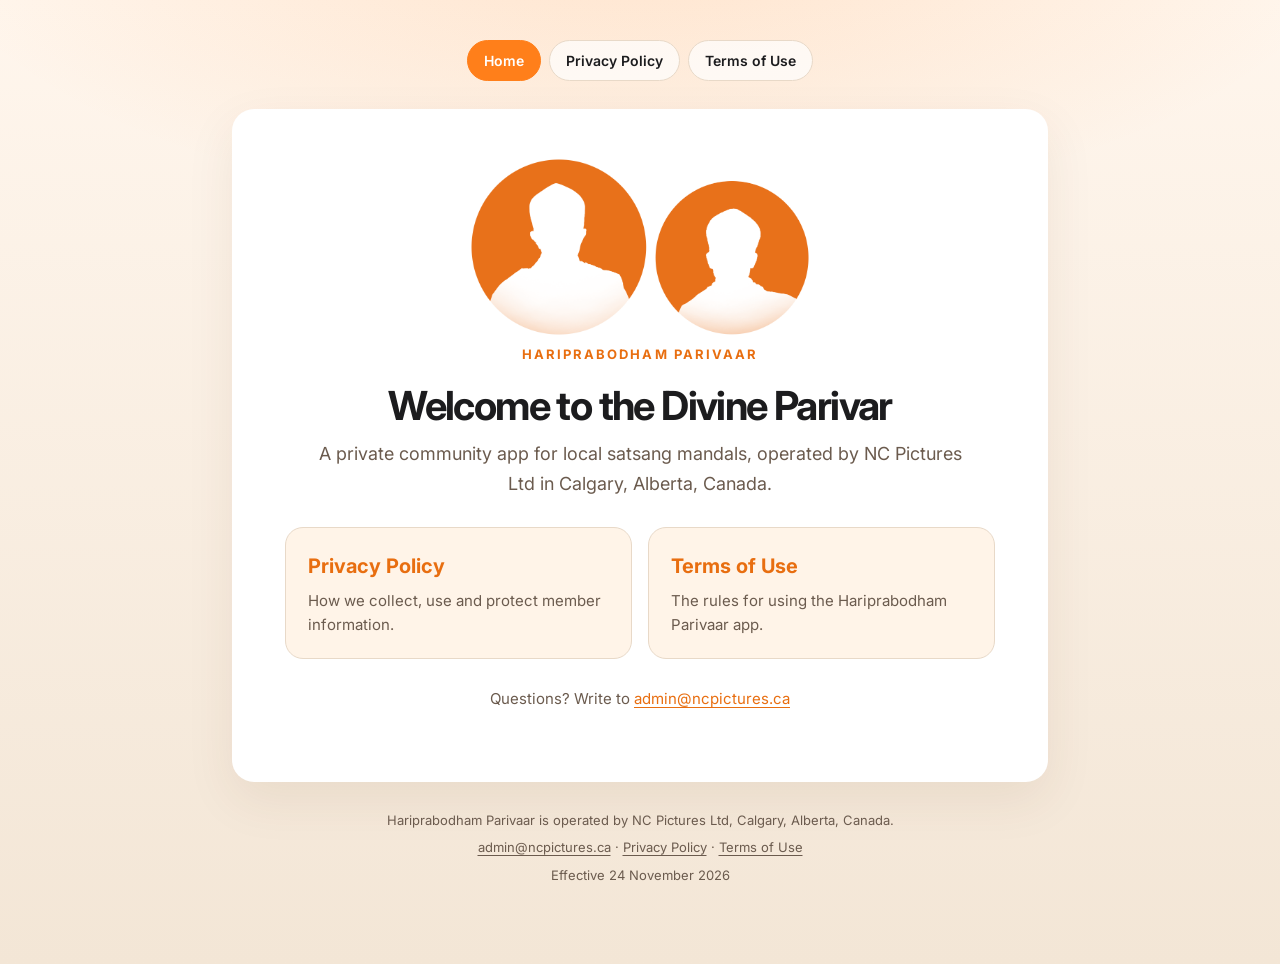
<file: index.html>
<!DOCTYPE html>
<html lang="en">
<head>
  <meta charset="utf-8">
  <meta name="viewport" content="width=device-width, initial-scale=1">
  <title>Hariprabodham Parivaar</title>
  <meta name="description" content="Privacy Policy and Terms of Use for the Hariprabodham Parivaar app, operated by NC Pictures Ltd.">
  <link rel="icon" type="image/png" href="/murti-round-bhagva.png">
  <link rel="preconnect" href="https://fonts.googleapis.com">
  <link rel="preconnect" href="https://fonts.gstatic.com" crossorigin>
  <link href="https://fonts.googleapis.com/css2?family=Inter:wght@400;500;600;700&display=swap" rel="stylesheet">
  <link rel="stylesheet" href="/styles.css">
</head>
<body>
  <div class="wrap">
    <header class="site">
  <nav class="site-nav" aria-label="Legal">
    <a href="/" aria-current="page">Home</a>
    <a href="/privacy">Privacy Policy</a>
    <a href="/terms">Terms of Use</a>
  </nav>
</header>
    <main class="card">
      
<section class="hero">
  <img class="logo" src="/murti-round-bhagva.png" alt="Hariprabodham Parivaar" width="340" height="178">
  <p class="brand">Hariprabodham Parivaar</p>
  <h1>Welcome to the Divine Parivar</h1>
  <p class="tag">A private community app for local satsang mandals, operated by NC Pictures Ltd in Calgary, Alberta, Canada.</p>
  <div class="actions">
    <a class="action" href="/privacy">
      <h2>Privacy Policy</h2>
      <p>How we collect, use and protect member information.</p>
    </a>
    <a class="action" href="/terms">
      <h2>Terms of Use</h2>
      <p>The rules for using the Hariprabodham Parivaar app.</p>
    </a>
  </div>
  <p class="contact">Questions? Write to <a href="mailto:admin@ncpictures.ca">admin@ncpictures.ca</a></p>
</section>

    </main>
    <footer class="site">
      <p>Hariprabodham Parivaar is operated by NC Pictures Ltd, Calgary, Alberta, Canada.</p>
      <p><a href="mailto:admin@ncpictures.ca">admin@ncpictures.ca</a>
         · <a href="/privacy">Privacy Policy</a>
         · <a href="/terms">Terms of Use</a></p>
      <p>Effective 24 November 2026</p>
    </footer>
  </div>
</body>
</html>
</file>
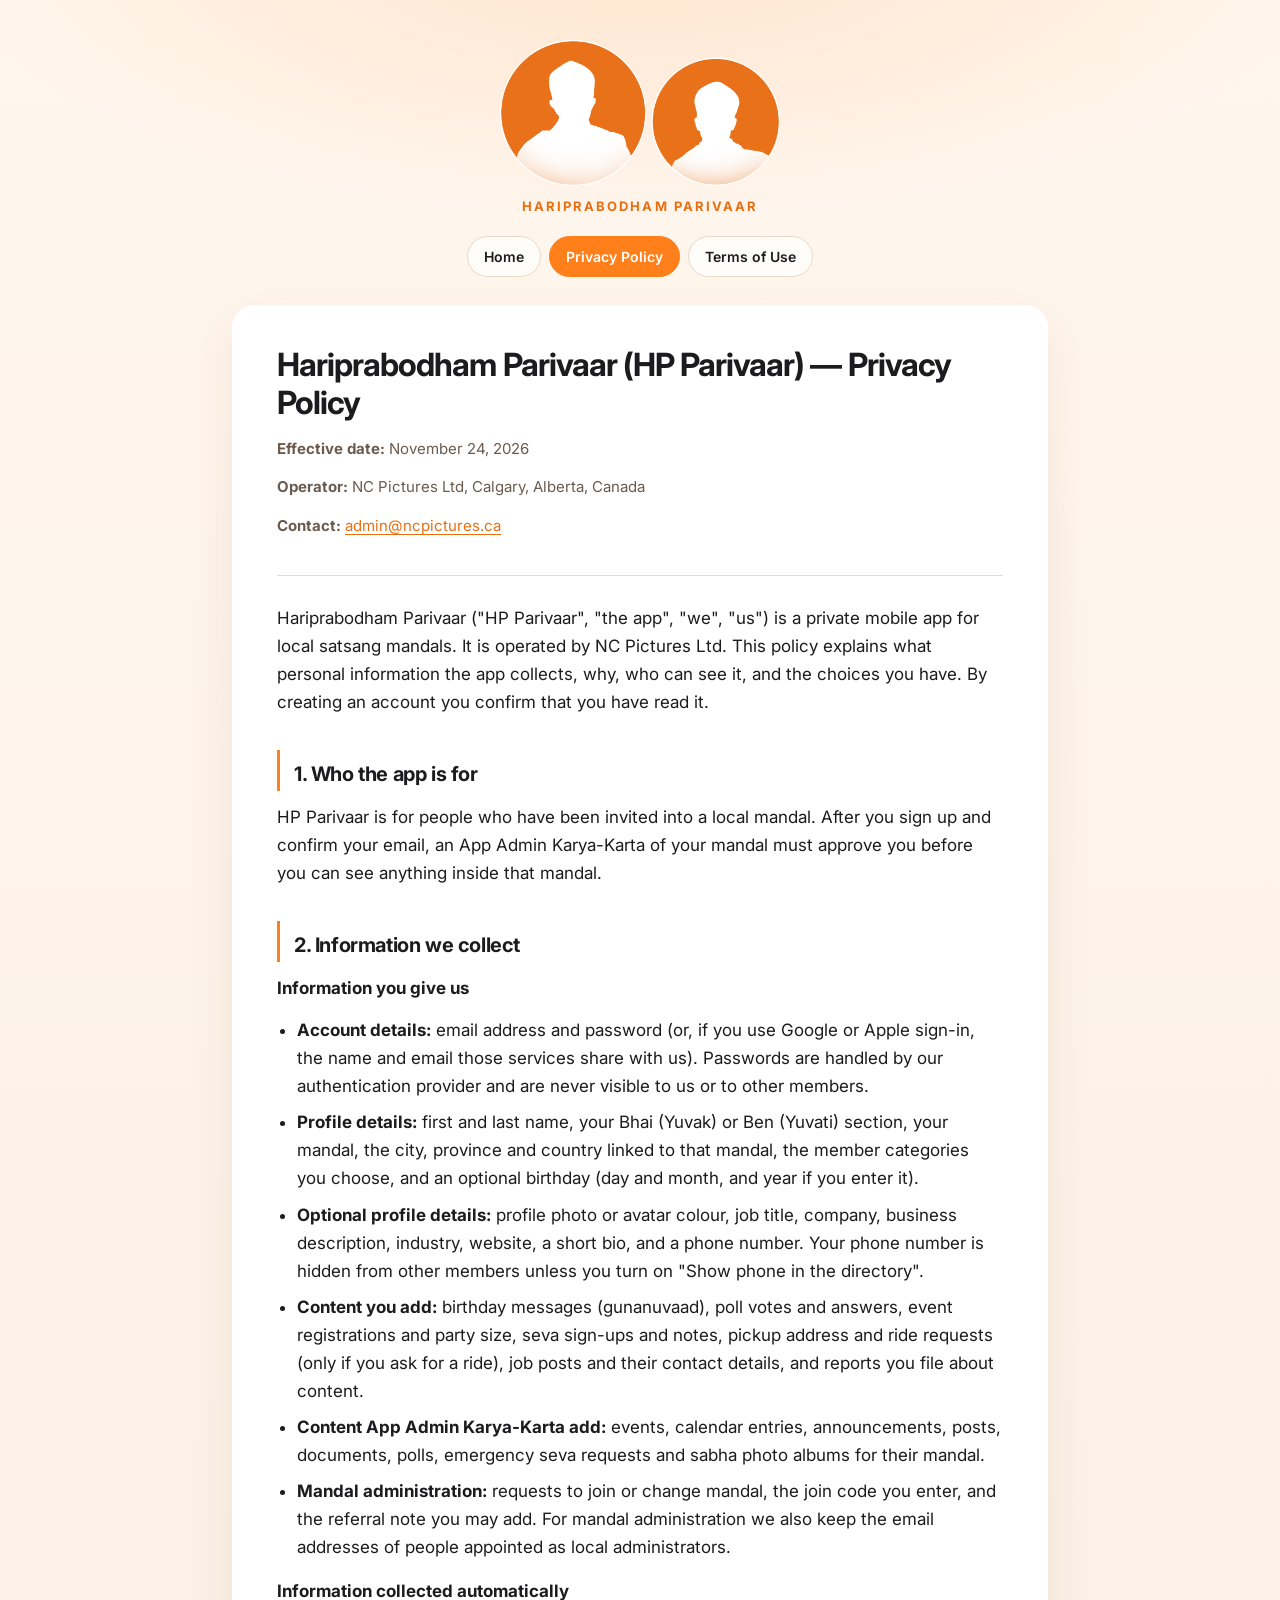
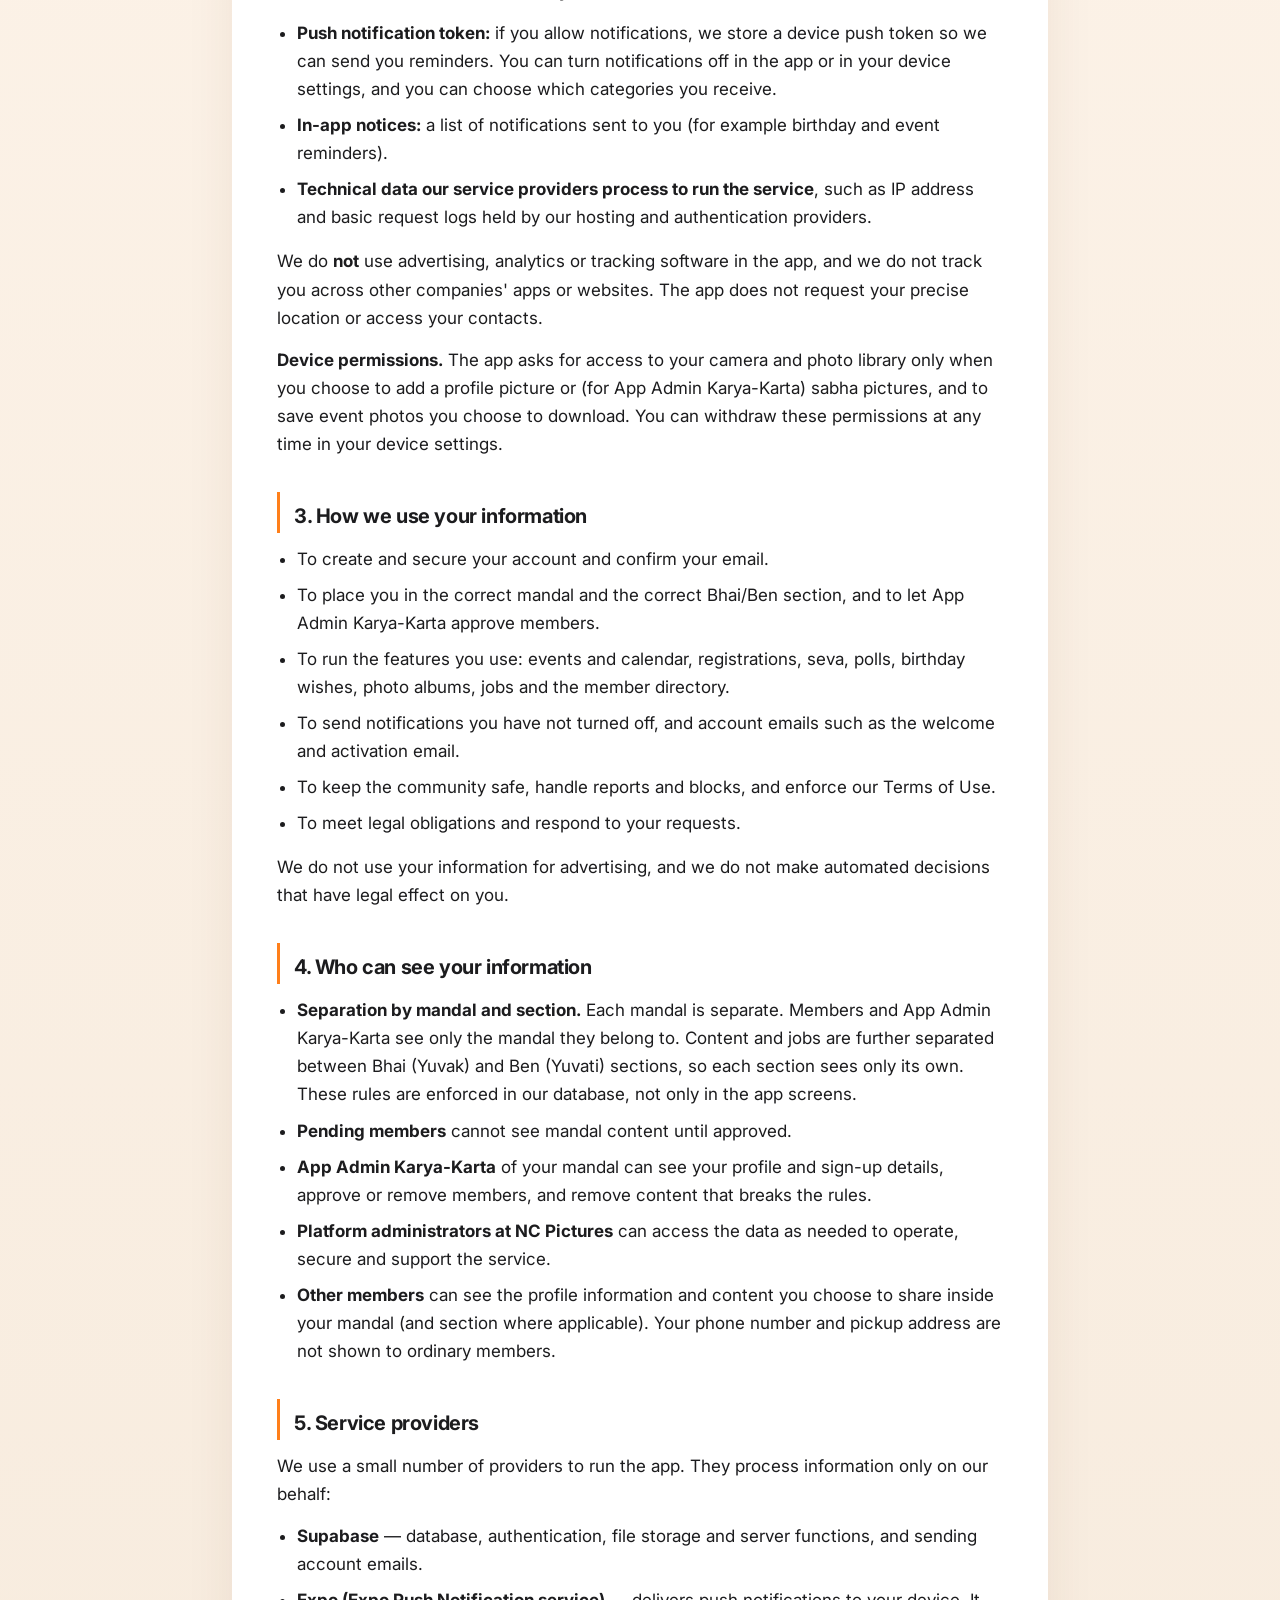
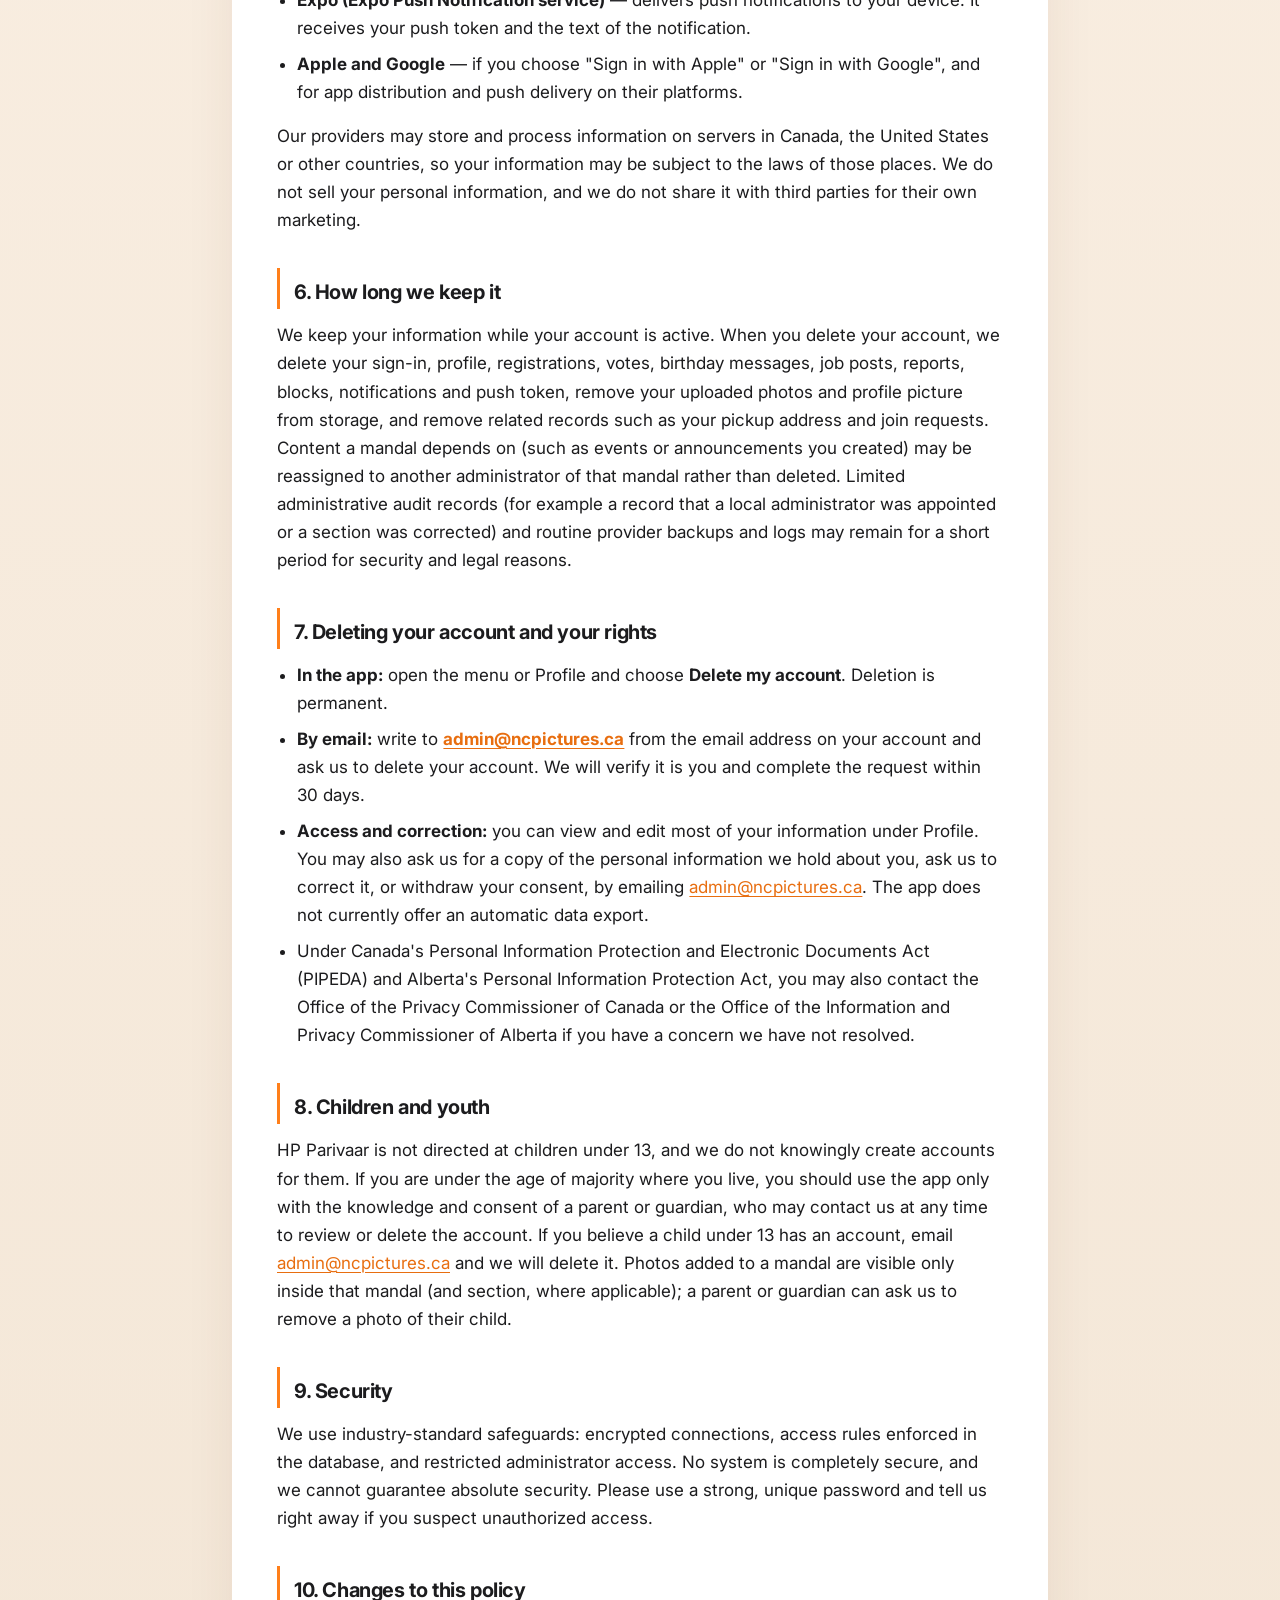
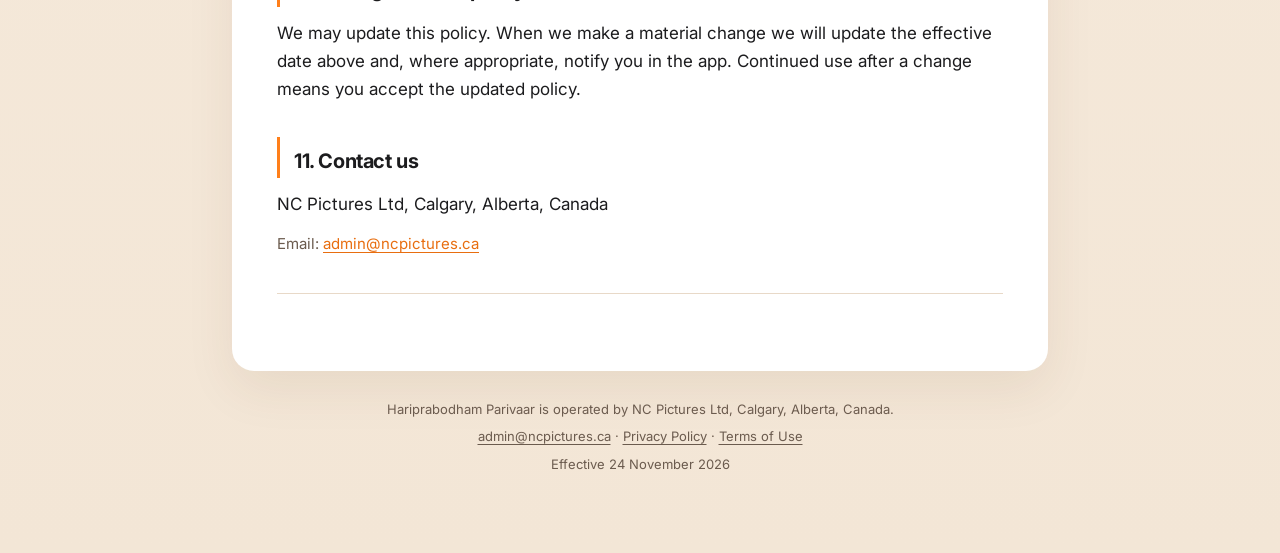
<file: privacy.html>
<!DOCTYPE html>
<html lang="en">
<head>
  <meta charset="utf-8">
  <meta name="viewport" content="width=device-width, initial-scale=1">
  <title>Privacy Policy — Hariprabodham Parivaar</title>
  <meta name="description" content="Privacy Policy for the Hariprabodham Parivaar app. Operated by NC Pictures Ltd, Calgary, Alberta, Canada.">
  <link rel="icon" type="image/png" href="/murti-round-bhagva.png">
  <link rel="preconnect" href="https://fonts.googleapis.com">
  <link rel="preconnect" href="https://fonts.gstatic.com" crossorigin>
  <link href="https://fonts.googleapis.com/css2?family=Inter:wght@400;500;600;700&display=swap" rel="stylesheet">
  <link rel="stylesheet" href="/styles.css">
</head>
<body>
  <div class="wrap">
    <header class="site"><a href="/"><img class="logo" src="/murti-round-bhagva.png" alt="Hariprabodham Parivaar" width="280" height="146"></a><p class="brand">Hariprabodham Parivaar</p><nav class="site-nav" aria-label="Legal"><a href="/">Home</a><a href="/privacy" aria-current="page">Privacy Policy</a><a href="/terms">Terms of Use</a></nav></header>
    <main class="card">
      <article class="legal"><h1>Hariprabodham Parivaar (HP Parivaar) — Privacy Policy</h1>
<div class="meta"><p><strong>Effective date:</strong> November 24, 2026</p><p><strong>Operator:</strong> NC Pictures Ltd, Calgary, Alberta, Canada</p><p><strong>Contact:</strong> <a href="mailto:admin@ncpictures.ca">admin@ncpictures.ca</a></p></div>
<p>Hariprabodham Parivaar (&quot;HP Parivaar&quot;, &quot;the app&quot;, &quot;we&quot;, &quot;us&quot;) is a private mobile app for local satsang mandals. It is operated by NC Pictures Ltd. This policy explains what personal information the app collects, why, who can see it, and the choices you have. By creating an account you confirm that you have read it.</p>
<h2>1. Who the app is for</h2>
<p>HP Parivaar is for people who have been invited into a local mandal. After you sign up and confirm your email, an App Admin Karya-Karta of your mandal must approve you before you can see anything inside that mandal.</p>
<h2>2. Information we collect</h2>
<p><strong>Information you give us</strong></p>
<ul><li><strong>Account details:</strong> email address and password (or, if you use Google or Apple sign-in, the name and email those services share with us). Passwords are handled by our authentication provider and are never visible to us or to other members.</li><li><strong>Profile details:</strong> first and last name, your Bhai (Yuvak) or Ben (Yuvati) section, your mandal, the city, province and country linked to that mandal, the member categories you choose, and an optional birthday (day and month, and year if you enter it).</li><li><strong>Optional profile details:</strong> profile photo or avatar colour, job title, company, business description, industry, website, a short bio, and a phone number. Your phone number is hidden from other members unless you turn on &quot;Show phone in the directory&quot;.</li><li><strong>Content you add:</strong> birthday messages (gunanuvaad), poll votes and answers, event registrations and party size, seva sign-ups and notes, pickup address and ride requests (only if you ask for a ride), job posts and their contact details, and reports you file about content.</li><li><strong>Content App Admin Karya-Karta add:</strong> events, calendar entries, announcements, posts, documents, polls, emergency seva requests and sabha photo albums for their mandal.</li><li><strong>Mandal administration:</strong> requests to join or change mandal, the join code you enter, and the referral note you may add. For mandal administration we also keep the email addresses of people appointed as local administrators.</li></ul>
<p><strong>Information collected automatically</strong></p>
<ul><li><strong>Push notification token:</strong> if you allow notifications, we store a device push token so we can send you reminders. You can turn notifications off in the app or in your device settings, and you can choose which categories you receive.</li><li><strong>In-app notices:</strong> a list of notifications sent to you (for example birthday and event reminders).</li><li><strong>Technical data our service providers process to run the service</strong>, such as IP address and basic request logs held by our hosting and authentication providers.</li></ul>
<p>We do <strong>not</strong> use advertising, analytics or tracking software in the app, and we do not track you across other companies&#x27; apps or websites. The app does not request your precise location or access your contacts.</p>
<p><strong>Device permissions.</strong> The app asks for access to your camera and photo library only when you choose to add a profile picture or (for App Admin Karya-Karta) sabha pictures, and to save event photos you choose to download. You can withdraw these permissions at any time in your device settings.</p>
<h2>3. How we use your information</h2>
<ul><li>To create and secure your account and confirm your email.</li><li>To place you in the correct mandal and the correct Bhai/Ben section, and to let App Admin Karya-Karta approve members.</li><li>To run the features you use: events and calendar, registrations, seva, polls, birthday wishes, photo albums, jobs and the member directory.</li><li>To send notifications you have not turned off, and account emails such as the welcome and activation email.</li><li>To keep the community safe, handle reports and blocks, and enforce our Terms of Use.</li><li>To meet legal obligations and respond to your requests.</li></ul>
<p>We do not use your information for advertising, and we do not make automated decisions that have legal effect on you.</p>
<h2>4. Who can see your information</h2>
<ul><li><strong>Separation by mandal and section.</strong> Each mandal is separate. Members and App Admin Karya-Karta see only the mandal they belong to. Content and jobs are further separated between Bhai (Yuvak) and Ben (Yuvati) sections, so each section sees only its own. These rules are enforced in our database, not only in the app screens.</li><li><strong>Pending members</strong> cannot see mandal content until approved.</li><li><strong>App Admin Karya-Karta</strong> of your mandal can see your profile and sign-up details, approve or remove members, and remove content that breaks the rules.</li><li><strong>Platform administrators at NC Pictures</strong> can access the data as needed to operate, secure and support the service.</li><li><strong>Other members</strong> can see the profile information and content you choose to share inside your mandal (and section where applicable). Your phone number and pickup address are not shown to ordinary members.</li></ul>
<h2>5. Service providers</h2>
<p>We use a small number of providers to run the app. They process information only on our behalf:</p>
<ul><li><strong>Supabase</strong> — database, authentication, file storage and server functions, and sending account emails.</li><li><strong>Expo (Expo Push Notification service)</strong> — delivers push notifications to your device. It receives your push token and the text of the notification.</li><li><strong>Apple and Google</strong> — if you choose &quot;Sign in with Apple&quot; or &quot;Sign in with Google&quot;, and for app distribution and push delivery on their platforms.</li></ul>
<p>Our providers may store and process information on servers in Canada, the United States or other countries, so your information may be subject to the laws of those places. We do not sell your personal information, and we do not share it with third parties for their own marketing.</p>
<h2>6. How long we keep it</h2>
<p>We keep your information while your account is active. When you delete your account, we delete your sign-in, profile, registrations, votes, birthday messages, job posts, reports, blocks, notifications and push token, remove your uploaded photos and profile picture from storage, and remove related records such as your pickup address and join requests. Content a mandal depends on (such as events or announcements you created) may be reassigned to another administrator of that mandal rather than deleted. Limited administrative audit records (for example a record that a local administrator was appointed or a section was corrected) and routine provider backups and logs may remain for a short period for security and legal reasons.</p>
<h2>7. Deleting your account and your rights</h2>
<ul><li><strong>In the app:</strong> open the menu or Profile and choose <strong>Delete my account</strong>. Deletion is permanent.</li><li><strong>By email:</strong> write to <strong><a href="mailto:admin@ncpictures.ca">admin@ncpictures.ca</a></strong> from the email address on your account and ask us to delete your account. We will verify it is you and complete the request within 30 days.</li><li><strong>Access and correction:</strong> you can view and edit most of your information under Profile. You may also ask us for a copy of the personal information we hold about you, ask us to correct it, or withdraw your consent, by emailing <a href="mailto:admin@ncpictures.ca">admin@ncpictures.ca</a>. The app does not currently offer an automatic data export.</li><li>Under Canada&#x27;s Personal Information Protection and Electronic Documents Act (PIPEDA) and Alberta&#x27;s Personal Information Protection Act, you may also contact the Office of the Privacy Commissioner of Canada or the Office of the Information and Privacy Commissioner of Alberta if you have a concern we have not resolved.</li></ul>
<h2>8. Children and youth</h2>
<p>HP Parivaar is not directed at children under 13, and we do not knowingly create accounts for them. If you are under the age of majority where you live, you should use the app only with the knowledge and consent of a parent or guardian, who may contact us at any time to review or delete the account. If you believe a child under 13 has an account, email <a href="mailto:admin@ncpictures.ca">admin@ncpictures.ca</a> and we will delete it. Photos added to a mandal are visible only inside that mandal (and section, where applicable); a parent or guardian can ask us to remove a photo of their child.</p>
<h2>9. Security</h2>
<p>We use industry-standard safeguards: encrypted connections, access rules enforced in the database, and restricted administrator access. No system is completely secure, and we cannot guarantee absolute security. Please use a strong, unique password and tell us right away if you suspect unauthorized access.</p>
<h2>10. Changes to this policy</h2>
<p>We may update this policy. When we make a material change we will update the effective date above and, where appropriate, notify you in the app. Continued use after a change means you accept the updated policy.</p>
<h2>11. Contact us</h2>
<p>NC Pictures Ltd, Calgary, Alberta, Canada</p>
<div class="meta"><p>Email: <a href="mailto:admin@ncpictures.ca">admin@ncpictures.ca</a></p></div></article>
    </main>
    <footer class="site">
      <p>Hariprabodham Parivaar is operated by NC Pictures Ltd, Calgary, Alberta, Canada.</p>
      <p><a href="mailto:admin@ncpictures.ca">admin@ncpictures.ca</a>
         · <a href="/privacy">Privacy Policy</a>
         · <a href="/terms">Terms of Use</a></p>
      <p>Effective 24 November 2026</p>
    </footer>
  </div>
</body>
</html>
</file>
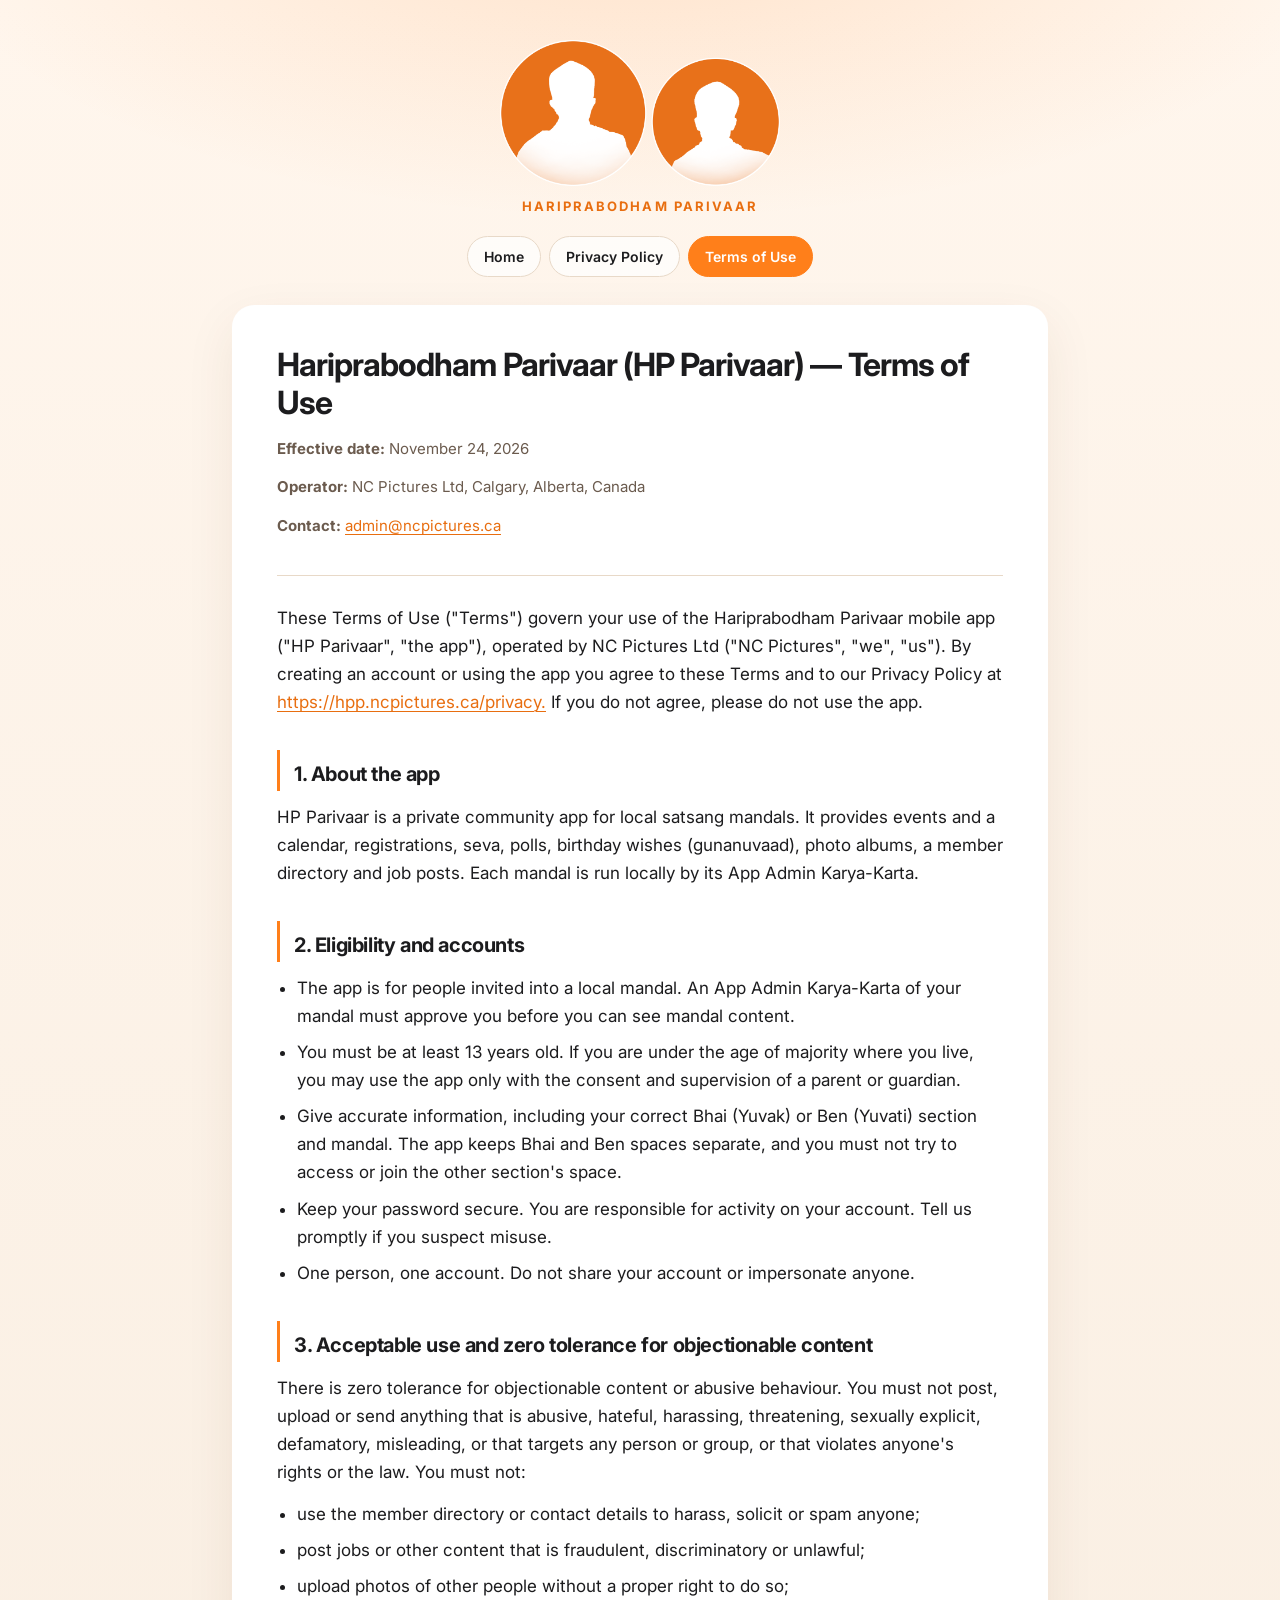
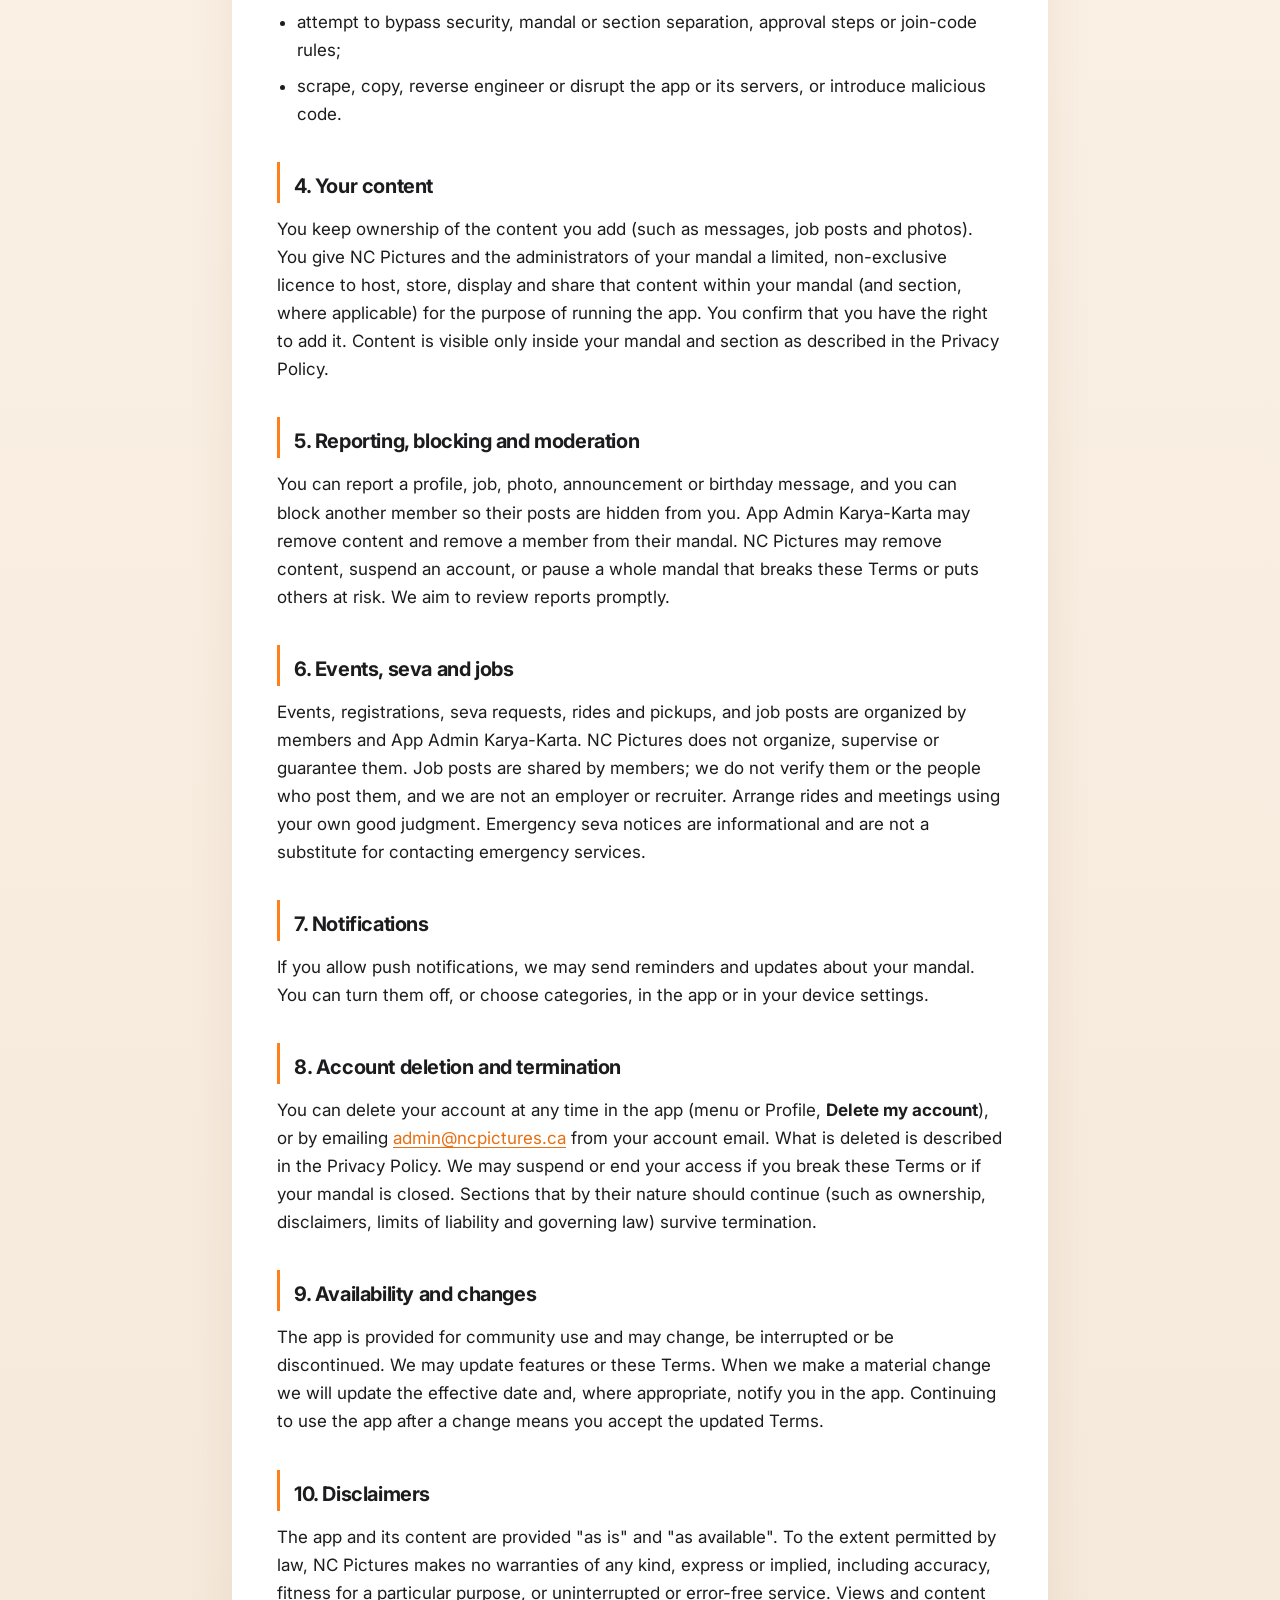
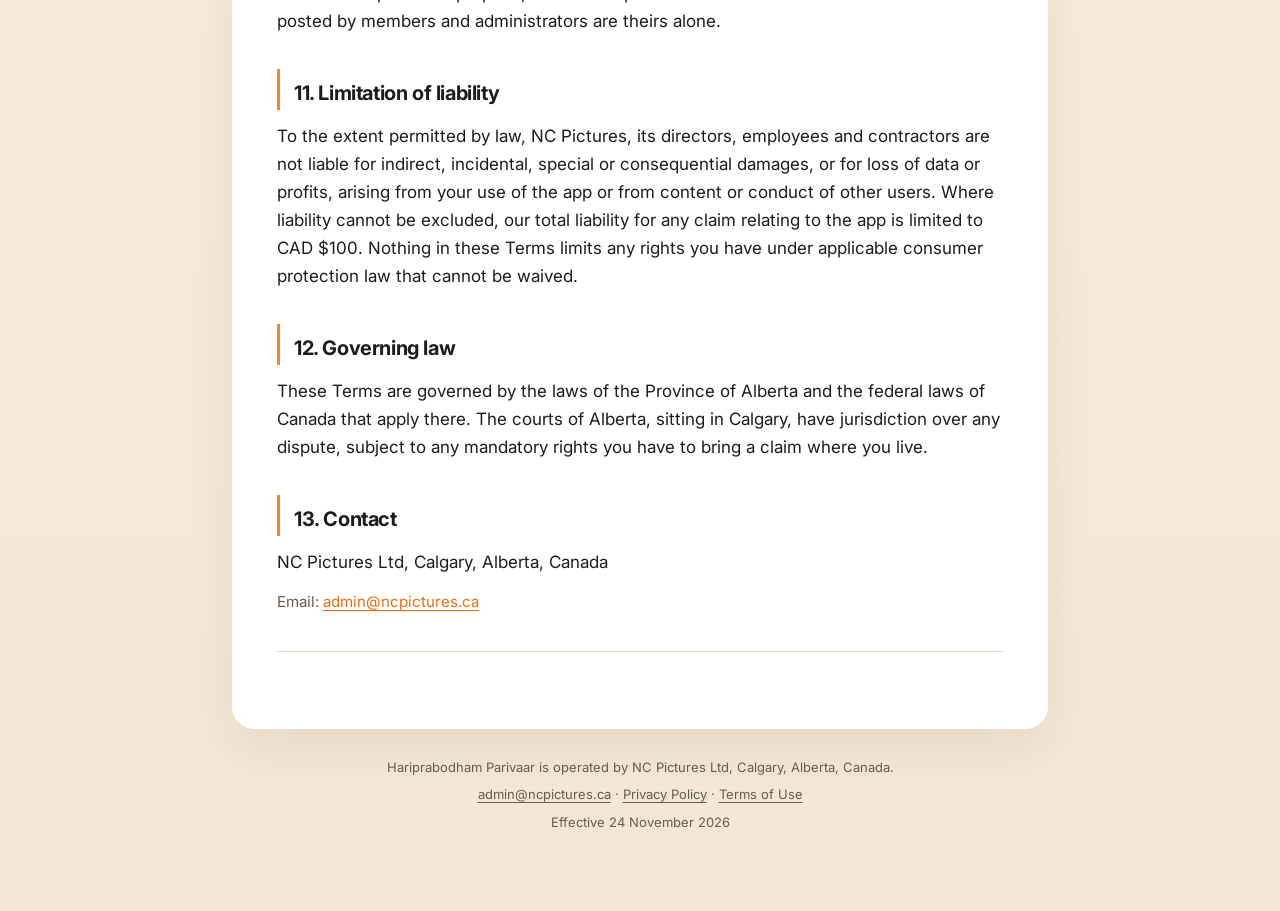
<file: terms.html>
<!DOCTYPE html>
<html lang="en">
<head>
  <meta charset="utf-8">
  <meta name="viewport" content="width=device-width, initial-scale=1">
  <title>Terms of Use — Hariprabodham Parivaar</title>
  <meta name="description" content="Terms of Use for the Hariprabodham Parivaar app. Operated by NC Pictures Ltd, Calgary, Alberta, Canada.">
  <link rel="icon" type="image/png" href="/murti-round-bhagva.png">
  <link rel="preconnect" href="https://fonts.googleapis.com">
  <link rel="preconnect" href="https://fonts.gstatic.com" crossorigin>
  <link href="https://fonts.googleapis.com/css2?family=Inter:wght@400;500;600;700&display=swap" rel="stylesheet">
  <link rel="stylesheet" href="/styles.css">
</head>
<body>
  <div class="wrap">
    <header class="site"><a href="/"><img class="logo" src="/murti-round-bhagva.png" alt="Hariprabodham Parivaar" width="280" height="146"></a><p class="brand">Hariprabodham Parivaar</p><nav class="site-nav" aria-label="Legal"><a href="/">Home</a><a href="/privacy">Privacy Policy</a><a href="/terms" aria-current="page">Terms of Use</a></nav></header>
    <main class="card">
      <article class="legal"><h1>Hariprabodham Parivaar (HP Parivaar) — Terms of Use</h1>
<div class="meta"><p><strong>Effective date:</strong> November 24, 2026</p><p><strong>Operator:</strong> NC Pictures Ltd, Calgary, Alberta, Canada</p><p><strong>Contact:</strong> <a href="mailto:admin@ncpictures.ca">admin@ncpictures.ca</a></p></div>
<p>These Terms of Use (&quot;Terms&quot;) govern your use of the Hariprabodham Parivaar mobile app (&quot;HP Parivaar&quot;, &quot;the app&quot;), operated by NC Pictures Ltd (&quot;NC Pictures&quot;, &quot;we&quot;, &quot;us&quot;). By creating an account or using the app you agree to these Terms and to our Privacy Policy at <a href="https://hpp.ncpictures.ca/privacy">https://hpp.ncpictures.ca/privacy.</a> If you do not agree, please do not use the app.</p>
<h2>1. About the app</h2>
<p>HP Parivaar is a private community app for local satsang mandals. It provides events and a calendar, registrations, seva, polls, birthday wishes (gunanuvaad), photo albums, a member directory and job posts. Each mandal is run locally by its App Admin Karya-Karta.</p>
<h2>2. Eligibility and accounts</h2>
<ul><li>The app is for people invited into a local mandal. An App Admin Karya-Karta of your mandal must approve you before you can see mandal content.</li><li>You must be at least 13 years old. If you are under the age of majority where you live, you may use the app only with the consent and supervision of a parent or guardian.</li><li>Give accurate information, including your correct Bhai (Yuvak) or Ben (Yuvati) section and mandal. The app keeps Bhai and Ben spaces separate, and you must not try to access or join the other section&#x27;s space.</li><li>Keep your password secure. You are responsible for activity on your account. Tell us promptly if you suspect misuse.</li><li>One person, one account. Do not share your account or impersonate anyone.</li></ul>
<h2>3. Acceptable use and zero tolerance for objectionable content</h2>
<p>There is zero tolerance for objectionable content or abusive behaviour. You must not post, upload or send anything that is abusive, hateful, harassing, threatening, sexually explicit, defamatory, misleading, or that targets any person or group, or that violates anyone&#x27;s rights or the law. You must not:</p>
<ul><li>use the member directory or contact details to harass, solicit or spam anyone;</li><li>post jobs or other content that is fraudulent, discriminatory or unlawful;</li><li>upload photos of other people without a proper right to do so;</li><li>attempt to bypass security, mandal or section separation, approval steps or join-code rules;</li><li>scrape, copy, reverse engineer or disrupt the app or its servers, or introduce malicious code.</li></ul>
<h2>4. Your content</h2>
<p>You keep ownership of the content you add (such as messages, job posts and photos). You give NC Pictures and the administrators of your mandal a limited, non-exclusive licence to host, store, display and share that content within your mandal (and section, where applicable) for the purpose of running the app. You confirm that you have the right to add it. Content is visible only inside your mandal and section as described in the Privacy Policy.</p>
<h2>5. Reporting, blocking and moderation</h2>
<p>You can report a profile, job, photo, announcement or birthday message, and you can block another member so their posts are hidden from you. App Admin Karya-Karta may remove content and remove a member from their mandal. NC Pictures may remove content, suspend an account, or pause a whole mandal that breaks these Terms or puts others at risk. We aim to review reports promptly.</p>
<h2>6. Events, seva and jobs</h2>
<p>Events, registrations, seva requests, rides and pickups, and job posts are organized by members and App Admin Karya-Karta. NC Pictures does not organize, supervise or guarantee them. Job posts are shared by members; we do not verify them or the people who post them, and we are not an employer or recruiter. Arrange rides and meetings using your own good judgment. Emergency seva notices are informational and are not a substitute for contacting emergency services.</p>
<h2>7. Notifications</h2>
<p>If you allow push notifications, we may send reminders and updates about your mandal. You can turn them off, or choose categories, in the app or in your device settings.</p>
<h2>8. Account deletion and termination</h2>
<p>You can delete your account at any time in the app (menu or Profile, <strong>Delete my account</strong>), or by emailing <a href="mailto:admin@ncpictures.ca">admin@ncpictures.ca</a> from your account email. What is deleted is described in the Privacy Policy. We may suspend or end your access if you break these Terms or if your mandal is closed. Sections that by their nature should continue (such as ownership, disclaimers, limits of liability and governing law) survive termination.</p>
<h2>9. Availability and changes</h2>
<p>The app is provided for community use and may change, be interrupted or be discontinued. We may update features or these Terms. When we make a material change we will update the effective date and, where appropriate, notify you in the app. Continuing to use the app after a change means you accept the updated Terms.</p>
<h2>10. Disclaimers</h2>
<p>The app and its content are provided &quot;as is&quot; and &quot;as available&quot;. To the extent permitted by law, NC Pictures makes no warranties of any kind, express or implied, including accuracy, fitness for a particular purpose, or uninterrupted or error-free service. Views and content posted by members and administrators are theirs alone.</p>
<h2>11. Limitation of liability</h2>
<p>To the extent permitted by law, NC Pictures, its directors, employees and contractors are not liable for indirect, incidental, special or consequential damages, or for loss of data or profits, arising from your use of the app or from content or conduct of other users. Where liability cannot be excluded, our total liability for any claim relating to the app is limited to CAD $100. Nothing in these Terms limits any rights you have under applicable consumer protection law that cannot be waived.</p>
<h2>12. Governing law</h2>
<p>These Terms are governed by the laws of the Province of Alberta and the federal laws of Canada that apply there. The courts of Alberta, sitting in Calgary, have jurisdiction over any dispute, subject to any mandatory rights you have to bring a claim where you live.</p>
<h2>13. Contact</h2>
<p>NC Pictures Ltd, Calgary, Alberta, Canada</p>
<div class="meta"><p>Email: <a href="mailto:admin@ncpictures.ca">admin@ncpictures.ca</a></p></div></article>
    </main>
    <footer class="site">
      <p>Hariprabodham Parivaar is operated by NC Pictures Ltd, Calgary, Alberta, Canada.</p>
      <p><a href="mailto:admin@ncpictures.ca">admin@ncpictures.ca</a>
         · <a href="/privacy">Privacy Policy</a>
         · <a href="/terms">Terms of Use</a></p>
      <p>Effective 24 November 2026</p>
    </footer>
  </div>
</body>
</html>
</file>
<file: styles.css>
/* Hariprabodham Parivaar legal site — palette from the HP Parivaar app */
:root {
  --bg: #FFF6ED;
  --bg-deep: #F3E6D6;
  --card: #FFFFFF;
  --text: #1C1C1E;
  --secondary: #6B5B4E;
  --muted: #8E8E93;
  --hairline: #E8D9C8;
  --saffron: #FF7F1A;
  --saffron-pressed: #E86E10;
  --gold: #E6A317;
  --cream: #FFF4E8;
  --canvas: #E7E2DA;
  --shadow: 0 18px 50px rgba(90, 48, 16, 0.08);
  --radius: 22px;
}

* { box-sizing: border-box; }
html, body { margin: 0; padding: 0; }
html { scroll-behavior: smooth; }
body {
  font-family: Inter, ui-sans-serif, system-ui, -apple-system, "Segoe UI", sans-serif;
  background:
    radial-gradient(1200px 500px at 50% -80px, rgba(255, 127, 26, 0.16), transparent 60%),
    linear-gradient(180deg, var(--bg) 0%, var(--bg-deep) 100%);
  color: var(--text);
  min-height: 100vh;
  line-height: 1.65;
  font-size: 17px;
}

a { color: var(--saffron-pressed); text-decoration-thickness: 1px; text-underline-offset: 3px; }
a:hover { color: var(--saffron); }

.wrap { max-width: 860px; margin: 0 auto; padding: 28px 22px 64px; }

header.site {
  text-align: center;
  padding: 12px 0 28px;
}
.logo {
  display: block;
  margin: 0 auto 10px;
  width: min(280px, 72vw);
  height: auto;
}
.brand {
  font-weight: 700;
  font-size: 13px;
  letter-spacing: 0.16em;
  text-transform: uppercase;
  color: var(--saffron-pressed);
  margin: 0 0 18px;
}
nav.site-nav {
  display: flex;
  justify-content: center;
  gap: 8px;
  flex-wrap: wrap;
}
nav.site-nav a {
  color: var(--text);
  text-decoration: none;
  font-weight: 600;
  font-size: 14px;
  padding: 8px 16px;
  border-radius: 999px;
  background: rgba(255,255,255,0.7);
  border: 1px solid var(--hairline);
}
nav.site-nav a:hover,
nav.site-nav a[aria-current="page"] {
  background: var(--saffron);
  color: #fff;
  border-color: var(--saffron);
}

main.card {
  background: var(--card);
  border-radius: var(--radius);
  box-shadow: var(--shadow);
  border: 1px solid rgba(255,255,255,0.8);
  padding: 40px 44px 48px;
}

.legal h1 {
  font-size: 32px;
  line-height: 1.2;
  letter-spacing: -0.03em;
  margin: 0 0 14px;
  font-weight: 700;
}
.meta {
  color: var(--secondary);
  font-size: 15px;
  margin: 0 0 28px;
  padding-bottom: 22px;
  border-bottom: 1px solid var(--hairline);
}
.meta p { margin: 0 0 4px; }

.legal h2 {
  font-size: 20px;
  letter-spacing: -0.02em;
  margin: 34px 0 12px;
  padding-top: 8px;
  color: var(--text);
  border-left: 3px solid var(--saffron);
  padding-left: 14px;
}
.legal p { margin: 0 0 14px; }
.legal ul {
  margin: 0 0 16px;
  padding-left: 1.2em;
}
.legal li { margin: 0 0 8px; }
.legal li strong:first-child { color: var(--text); }
.legal h1 + p, .legal .lead { font-size: 18px; }

/* Landing */
.hero { text-align: center; padding: 8px 8px 6px; }
.hero .logo { width: min(340px, 80vw); margin-bottom: 8px; }
.hero h1 {
  font-size: clamp(28px, 5vw, 40px);
  letter-spacing: -0.04em;
  line-height: 1.15;
  margin: 8px 0 10px;
}
.hero p.tag {
  margin: 0 auto 28px;
  max-width: 36em;
  color: var(--secondary);
  font-size: 18px;
}
.actions {
  display: grid;
  grid-template-columns: 1fr 1fr;
  gap: 16px;
  margin-top: 8px;
}
.action {
  display: block;
  text-decoration: none;
  color: var(--text);
  background: var(--cream);
  border: 1px solid var(--hairline);
  border-radius: 18px;
  padding: 22px 22px 20px;
  text-align: left;
  transition: transform .15s ease, box-shadow .15s ease, border-color .15s ease;
}
.action:hover {
  transform: translateY(-2px);
  border-color: var(--saffron);
  box-shadow: 0 10px 24px rgba(255, 127, 26, 0.16);
  color: var(--text);
}
.action h2 { margin: 0 0 6px; font-size: 20px; color: var(--saffron-pressed); }
.action p { margin: 0; color: var(--secondary); font-size: 15px; }

.contact {
  margin-top: 28px;
  text-align: center;
  color: var(--secondary);
  font-size: 15px;
}

footer.site {
  text-align: center;
  padding: 28px 12px 8px;
  color: var(--secondary);
  font-size: 13px;
}
footer.site a { color: var(--secondary); }
footer.site p { margin: 0 0 6px; }

@media (max-width: 720px) {
  .wrap { padding: 16px 14px 48px; }
  main.card { padding: 26px 20px 32px; border-radius: 18px; }
  .legal h1 { font-size: 26px; }
  .actions { grid-template-columns: 1fr; }
  body { font-size: 16px; }
}
</file>
